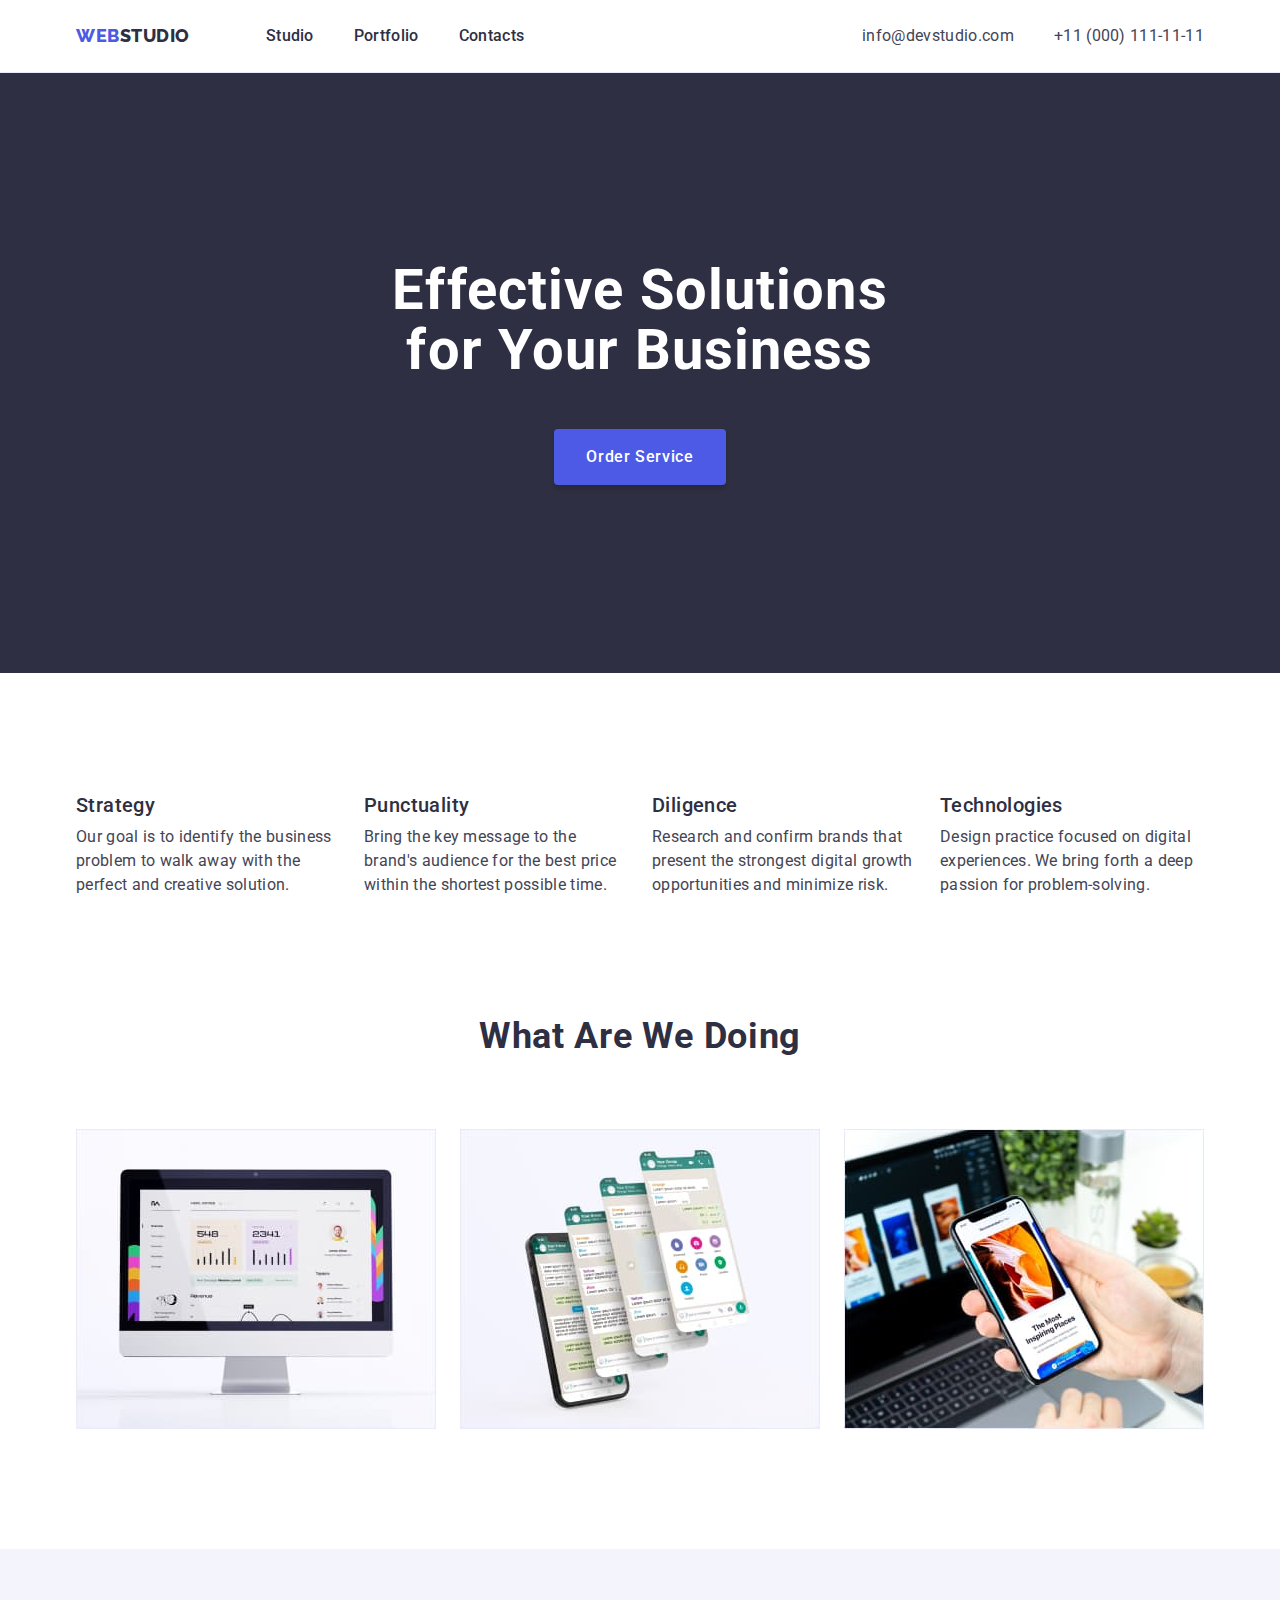
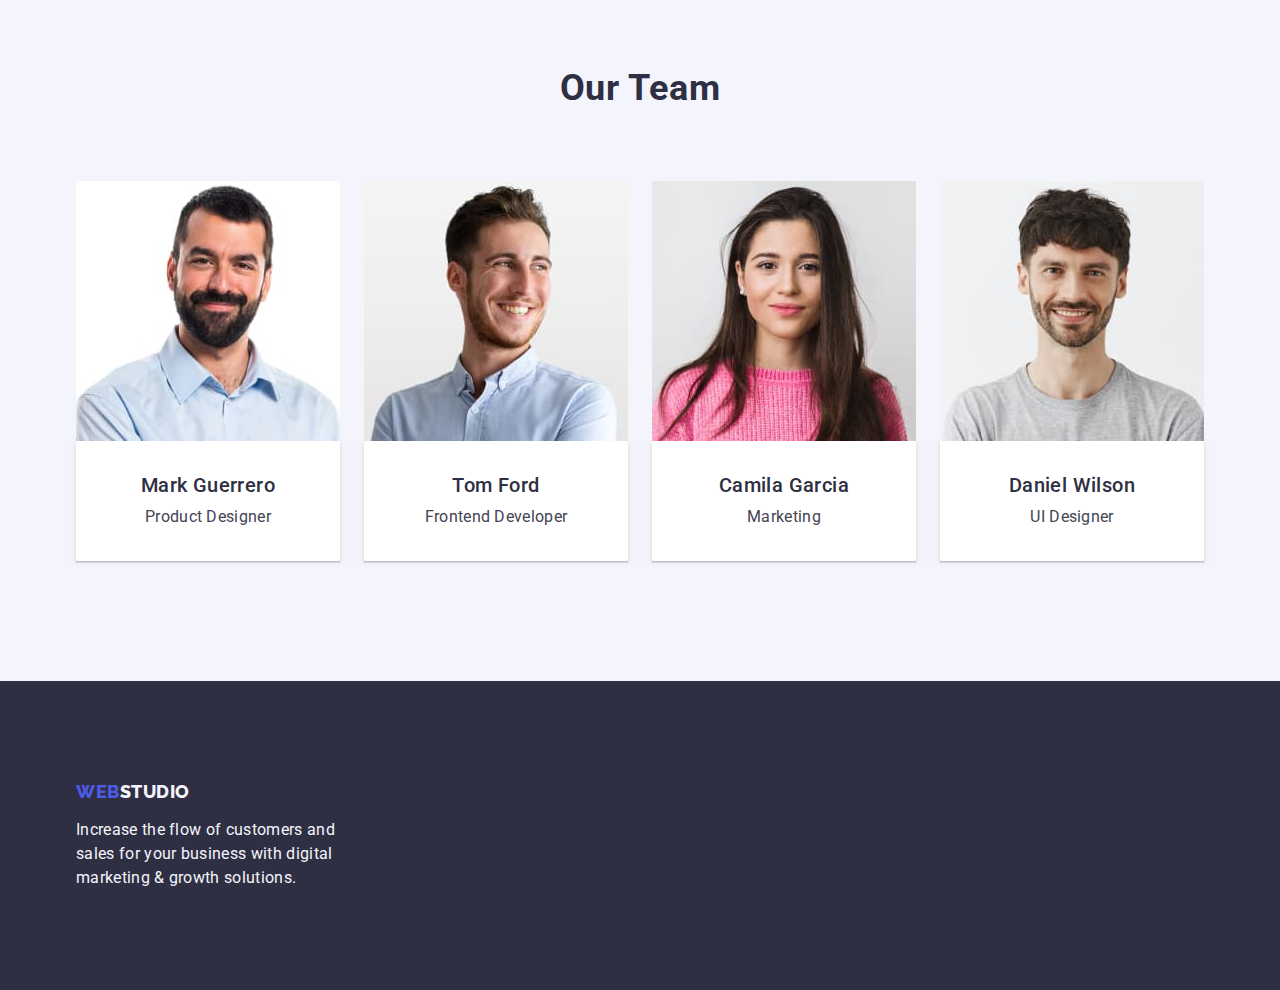
<file: index.html>
<!DOCTYPE html>
<html lang="en">
  <head>
    <meta charset="UTF-8" />
    <meta http-equiv="X-UA-Compatible" content="IE=edge" />
    <meta name="viewport" content="width=device-width, initial-scale=1.0" />
    <title>WebStudio</title>
    <link rel="preconnect" href="https://fonts.googleapis.com" />
    <link rel="preconnect" href="https://fonts.gstatic.com" crossorigin />
    <link
      href="https://fonts.googleapis.com/css2?family=Raleway:wght@800&family=Roboto:wght@400;500;700;900&display=swap"
      rel="stylesheet"
    />
    <link
      rel="stylesheet"
      href="https://cdn.jsdelivr.net/npm/modern-normalize@1.1.0/modern-normalize.min.css"
    />
    <link rel="stylesheet" href="./css/styles.css" />
  </head>
  <body>
    <!-- HEADER -->
    <header class="page-header">
      <div class="container page-header-container">
        <nav class="page-nav">
          <a class="logo link" href="./index.html"
            >Web<span class="accent">Studio</span></a
          >
          <ul class="menu list">
            <li class="menu-item">
              <a class="menu-link link" href="./index.html">Studio</a>
            </li>
            <li class="menu-item">
              <a class="menu-link link" href="./portfolio.html">Portfolio</a>
            </li>
            <li class="menu-item">
              <a class="menu-link link" href="">Contacts</a>
            </li>
          </ul>
        </nav>
        <address class="contact">
          <ul class="contact-list list">
            <li class="contact-item">
              <a class="contact-link link" href="mailto:info@devstudio.com"
                >info@devstudio.com</a
              >
            </li>
            <li class="contact-item">
              <a class="contact-link link" href="tel:+110001111111"
                >+11 (000) 111-11-11</a
              >
            </li>
          </ul>
        </address>
      </div>
    </header>
    <main>
      <!-- HERO -->
      <section class="hero">
        <div class="container hero-container">
          <h1 class="main-title">Effective Solutions for Your Business</h1>
          <button class="modal-btn" type="button">Order Service</button>
        </div>
      </section>
      <!-- FEATURES -->
      <section class="features">
        <div class="container features-container">
          <h2 class="features-title title visually-hidden">Features</h2>
          <ul class="features-list list">
            <li class="features-item">
              <h3 class="features-subtitle subtitle">Strategy</h3>
              <p class="features-desc desc">
                Our goal is to identify the business problem to walk away with
                the perfect and creative solution.
              </p>
            </li>
            <li class="features-item">
              <h3 class="features-subtitle subtitle">Punctuality</h3>
              <p class="features-desc desc">
                Bring the key message to the brand's audience for the best price
                within the shortest possible time.
              </p>
            </li>
            <li class="features-item">
              <h3 class="features-subtitle subtitle">Diligence</h3>
              <p class="features-desc desc">
                Research and confirm brands that present the strongest digital
                growth opportunities and minimize risk.
              </p>
            </li>
            <li class="features-item">
              <h3 class="features-subtitle subtitle">Technologies</h3>
              <p class="features-desc desc">
                Design practice focused on digital experiences. We bring forth a
                deep passion for problem-solving.
              </p>
            </li>
          </ul>
        </div>
      </section>
      <!-- ABOUT -->
      <section class="about">
        <div class="container">
          <h2 class="about-title title">What are we doing</h2>
          <ul class="about-list list">
            <li class="about-item">
              <img
                class="about-img"
                src="./images/gallery/monitor.jpg"
                alt="Monitor"
                width="360"
                height="300"
              />
            </li>
            <li class="about-item">
              <img
                class="about-img"
                src="./images/gallery/phone.jpg"
                alt="Phone"
                width="360"
                height="300"
              />
            </li>
            <li class="about-item">
              <img
                class="about-img"
                src="./images/gallery/hand_phone.jpg"
                alt="Hand holding the phone"
                width="360"
                height="300"
              />
            </li>
          </ul>
        </div>
      </section>
      <!-- OUR TEAM -->
      <section class="team-section section">
        <div class="container">
          <h2 class="team-title title">Our Team</h2>
          <ul class="team-list list">
            <li class="team-item">
              <img
                class="team-img"
                src="./images/employees/mark_guerrero.jpg"
                alt="Employee's photo"
                width="264"
                height="260"
              />
              <div class="team-card-text">
                <h3 class="team-subtitle subtitle">Mark Guerrero</h3>
                <p class="team-desc desc">Product Designer</p>
              </div>
            </li>
            <li class="team-item">
              <img
                class="team-img"
                src="./images/employees/tom_ford.jpg"
                alt="Employee's photo"
                width="264"
                height="260"
              />
              <div class="team-card-text">
                <h3 class="team-subtitle subtitle">Tom Ford</h3>
                <p class="team-desc desc">Frontend Developer</p>
              </div>
            </li>
            <li class="team-item">
              <img
                class="team-img"
                src="./images/employees/camila_garcia.jpg"
                alt="Employee's photo"
                width="264"
                height="260"
              />
              <div class="team-card-text">
                <h3 class="team-subtitle subtitle">Camila Garcia</h3>
                <p class="team-desc desc">Marketing</p>
              </div>
            </li>
            <li class="team-item">
              <img
                class="team-img"
                src="./images/employees/daniel_wilson.jpg"
                alt="Employee's photo"
                width="264"
                height="260"
              />
              <div class="team-card-text">
                <h3 class="team-subtitle subtitle">Daniel Wilson</h3>
                <p class="team-desc desc">UI Designer</p>
              </div>
            </li>
          </ul>
        </div>
      </section>
    </main>
    <!-- FOOTER -->
    <footer class="footer">
      <div class="container">
        <a class="logo link logo-link" href="./index.html"
          >Web<span class="accent-light">Studio</span>
        </a>
        <p class="footer-desc desc desc-light">
          Increase the flow of customers and sales for your business with
          digital marketing & growth solutions.
        </p>
      </div>
    </footer>
  </body>
</html>
</file>
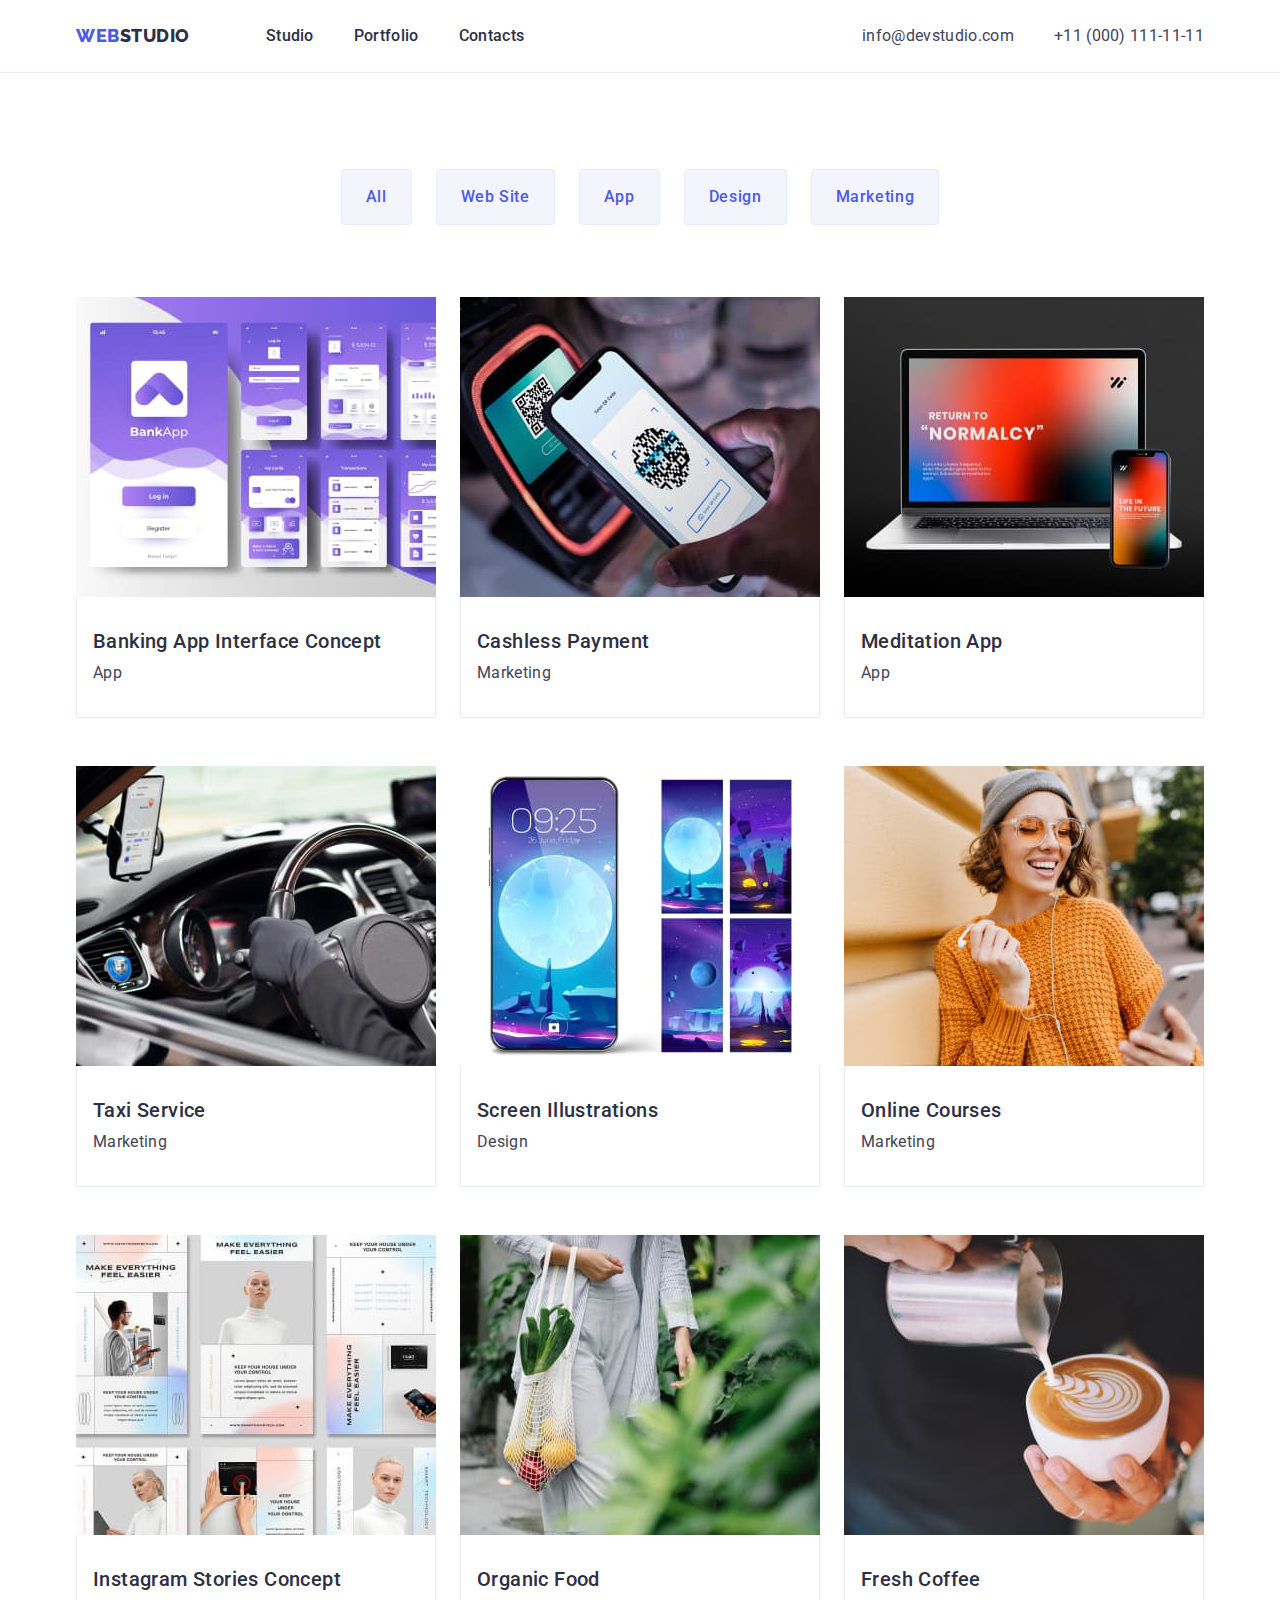
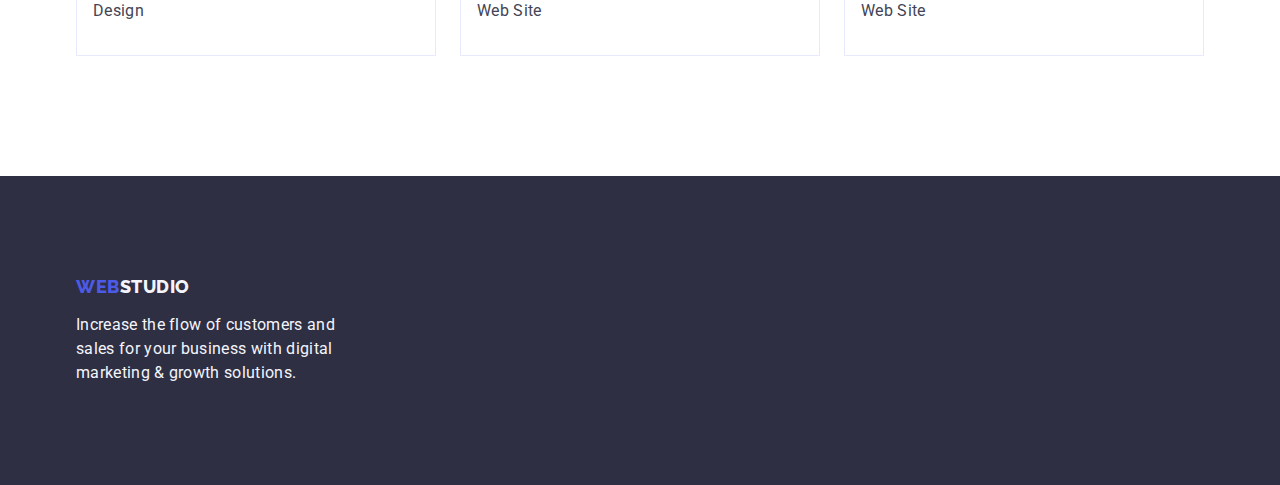
<file: portfolio.html>
<!DOCTYPE html>
<html lang="en">
  <head>
    <meta charset="UTF-8" />
    <meta http-equiv="X-UA-Compatible" content="IE=edge" />
    <meta name="viewport" content="width=device-width, initial-scale=1.0" />
    <title>Portfolio</title>
    <link rel="preconnect" href="https://fonts.googleapis.com" />
    <link rel="preconnect" href="https://fonts.gstatic.com" crossorigin />
    <link
      href="https://fonts.googleapis.com/css2?family=Raleway:wght@800&family=Roboto:wght@400;500;700;900&display=swap"
      rel="stylesheet"
    />
    <link
      rel="stylesheet"
      href="https://cdn.jsdelivr.net/npm/modern-normalize@1.1.0/modern-normalize.min.css"
    />
    <link rel="stylesheet" href="./css/styles.css" />
  </head>
  <body>
    <!-- HEADER -->
    <header class="page-header">
      <div class="container page-header-container">
        <nav class="page-nav">
          <a class="logo link" href="./portfolio.html"
            >Web<span class="accent">Studio</span></a
          >
          <ul class="menu list">
            <li class="menu-item">
              <a class="menu-link link" href="./index.html">Studio</a>
            </li>
            <li class="menu-item">
              <a class="menu-link link" href="./portfolio.html">Portfolio</a>
            </li>
            <li class="menu-item">
              <a class="menu-link link" href="">Contacts</a>
            </li>
          </ul>
        </nav>
        <address class="contact">
          <ul class="contact-list list">
            <li class="contact-item">
              <a class="contact-link link" href="mailto:info@devstudio.com"
                >info@devstudio.com</a
              >
            </li>
            <li class="contact-item">
              <a class="contact-link link" href="tel:+110001111111"
                >+11 (000) 111-11-11</a
              >
            </li>
          </ul>
        </address>
      </div>
    </header>
    <main>
      <!-- SERVICES -->
      <section class="services">
        <div class="container">
          <h1 class="visually-hidden">Filters</h1>
          <ul class="filters-list list">
            <li class="filters-item">
              <button class="modal-btn-light modal-btn" type="button">
                All
              </button>
            </li>
            <li class="filters-item">
              <button class="modal-btn-light modal-btn" type="button">
                Web Site
              </button>
            </li>
            <li class="filters-item">
              <button class="modal-btn-light modal-btn" type="button">
                App
              </button>
            </li>
            <li class="filters-item">
              <button class="modal-btn-light modal-btn" type="button">
                Design
              </button>
            </li>
            <li class="filters-item">
              <button class="modal-btn-light modal-btn" type="button">
                Marketing
              </button>
            </li>
          </ul>
          <ul class="apps-list list">
            <li class="apps-item">
              <a class="apps-link link" href="">
                <img
                  class="apps-img"
                  src="./images/potrfolio_page/banking_app.jpg"
                  alt="banking app"
                  width="360"
                  height="300"
                />
                <div class="apps-text-content">
                  <h2 class="apps-subtitle subtitle">
                    Banking App Interface Concept
                  </h2>
                  <p class="apps-desc desc">App</p>
                </div>
              </a>
            </li>
            <li class="apps-item">
              <a class="apps-link link" href="">
                <img
                  class="apps-img"
                  src="./images/potrfolio_page/cashless_payment.jpg"
                  alt="cashless payment"
                  width="360"
                  height="300"
                />
                <div class="apps-text-content">
                  <h2 class="apps-subtitle subtitle">Cashless Payment</h2>
                  <p class="apps-desc desc">Marketing</p>
                </div>
              </a>
            </li>
            <li class="apps-item">
              <a class="apps-link link" href="">
                <img
                  class="apps-img"
                  src="./images/potrfolio_page/meditation_app.jpg"
                  alt="meditation app"
                  width="360"
                  height="300"
                />
                <div class="apps-text-content">
                  <h2 class="apps-subtitle subtitle">Meditation App</h2>
                  <p class="apps-desc desc">App</p>
                </div>
              </a>
            </li>
            <li class="apps-item">
              <a class="apps-link link" href="">
                <img
                  class="apps-img"
                  src="./images/potrfolio_page/taxi_service.jpg"
                  alt="taxi"
                  width="360"
                  height="300"
                />
                <div class="apps-text-content">
                  <h2 class="apps-subtitle subtitle">Taxi Service</h2>
                  <p class="apps-desc desc">Marketing</p>
                </div>
              </a>
            </li>
            <li class="apps-item">
              <a class="apps-link link" href="">
                <img
                  class="apps-img"
                  src="./images/potrfolio_page/screen_illustrations.jpg"
                  alt="wallpapers"
                  width="360"
                  height="300"
                />
                <div class="apps-text-content">
                  <h2 class="apps-subtitle subtitle">Screen Illustrations</h2>
                  <p class="apps-desc desc">Design</p>
                </div>
              </a>
            </li>
            <li class="apps-item">
              <a class="apps-link link" href="">
                <img
                  class="apps-img"
                  src="./images/potrfolio_page/online_courses.jpg"
                  alt="smiling girl"
                  width="360"
                  height="300"
                />
                <div class="apps-text-content">
                  <h2 class="apps-subtitle subtitle">Online Courses</h2>
                  <p class="apps-desc desc">Marketing</p>
                </div>
              </a>
            </li>
            <li class="apps-item">
              <a class="apps-link link" href="">
                <img
                  class="apps-img"
                  src="./images/potrfolio_page/insta_stories_concept.jpg"
                  alt="instagram stories concept"
                  width="360"
                  height="300"
                />
                <div class="apps-text-content">
                  <h2 class="apps-subtitle subtitle">
                    Instagram Stories Concept
                  </h2>
                  <p class="apps-desc desc">Design</p>
                </div>
              </a>
            </li>
            <li class="apps-item">
              <a class="apps-link link" href="">
                <img
                  class="apps-img"
                  src="./images/potrfolio_page/organic_food.jpg"
                  alt="a bag with products"
                  width="360"
                  height="300"
                />
                <div class="apps-text-content">
                  <h2 class="apps-subtitle subtitle">Organic Food</h2>
                  <p class="apps-desc desc">Web Site</p>
                </div>
              </a>
            </li>
            <li class="apps-item">
              <a class="apps-link link" href="">
                <img
                  class="apps-img"
                  src="./images/potrfolio_page/fresh_coffee.jpg"
                  alt="a cup of coffee"
                  width="360"
                  height="300"
                />
                <div class="apps-text-content">
                  <h2 class="apps-subtitle subtitle">Fresh Coffee</h2>
                  <p class="apps-desc desc">Web Site</p>
                </div>
              </a>
            </li>
          </ul>
        </div>
      </section>
    </main>
    <!-- FOOTER -->
    <footer class="footer">
      <div class="container">
        <a class="logo link logo-link" href="./portfolio.html"
          >Web<span class="accent-light">Studio</span>
        </a>
        <p class="footer-desc desc desc-light">
          Increase the flow of customers and sales for your business with
          digital marketing & growth solutions.
        </p>
      </div>
    </footer>
  </body>
</html>
</file>
<file: css/styles.css>
:root {
  --accent-color: #404bbf;
  --primary-white-color: #ffffff;
  --secondary-white-color: #f4f4fd;
  --accent-light-color: #e7e9fc;
  --primary-brand-color: #4d5ae5;
  --body-main-color: #434455;
  --text-main-color: #2e2f42;

  --card-set-gap-left: 24px;
  --card-set-gap-top: 48px;
}

h1,
h2,
h3,
h4,
p {
  margin-top: 0;
  margin-bottom: 0;
}

ul,
ol {
  margin-top: 0;
  margin-bottom: 0;
  padding-left: 0;
}

img {
  display: block;
  max-width: 100%;
  height: auto;
}

button {
  cursor: pointer;
}

.list {
  list-style: none;
}

.link {
  text-decoration: none;
}

body {
  font-family: 'Roboto', sans-serif;
  color: var(--body-main-color);
  background-color: var(--primary-white-color);
}

.container {
  width: 1158px;
  margin-left: auto;
  margin-right: auto;
  padding-left: 15px;
  padding-right: 15px;
}

/* ==================== COMPONENTS ==================== */

.visually-hidden {
  position: absolute;
  width: 1px;
  height: 1px;
  margin: -1px;
  border: 0;
  padding: 0;

  white-space: nowrap;
  clip-path: inset(100%);
  clip: rect(0 0 0 0);
  overflow: hidden;
}

.modal-btn {
  font-weight: 500;
  font-size: 16px;
  line-height: 1.5;
  letter-spacing: 0.04em;
  background-color: var(--primary-brand-color);
  color: var(--primary-white-color);
  font-family: inherit;

  padding: 16px 32px;
  box-shadow: 0px 4px 4px rgba(0, 0, 0, 0.15);
  border-radius: 4px;

  min-width: 169px;
  height: 56px;
  border: none;
}

.modal-btn:hover,
.modal-btn:focus {
  background-color: var(--accent-color);
}

.modal-btn-light {
  background-color: var(--secondary-white-color);
  color: var(--primary-brand-color);
  border: 1px solid var(--accent-light-color);
  box-shadow: none;
  min-width: 69px;
  padding: 12px 24px;
}
.modal-btn-light:hover,
.modal-btn-light:focus {
  background-color: var(--accent-color);
  color: var(--primary-white-color);
  border: 1px solid transparent;
}

.title {
  font-weight: 700;
  font-size: 36px;
  line-height: 1.11;
  letter-spacing: 0.02em;
  text-transform: capitalize;
  text-align: center;
  color: var(--text-main-color);

  margin-bottom: 72px;
}

.subtitle {
  font-weight: 500;
  font-size: 20px;
  line-height: 1.2;
  letter-spacing: 0.02em;
  color: var(--text-main-color);

  margin-bottom: 8px;
}

.desc {
  font-size: 16px;
  line-height: 1.5;
  letter-spacing: 0.02em;
  width: 264px;
}

.section {
  padding-top: 120px;
  padding-bottom: 120px;
}
/* ==================== /COMPONENTS ==================== */

/* ==================== HEADER ==================== */

.page-header {
  border-bottom: 1px solid var(--accent-light-color);
}
.page-header-container {
  display: flex;
  align-items: center;
  justify-content: space-between;
}

.page-nav {
  display: flex;
  align-items: center;
}

.menu {
  display: flex;
  align-items: center;

}

.contact-list {
  display: flex;
  align-items: center;
}

.contact-item:not(:last-child) {
  margin-right: 40px;
}

.logo {
  font-family: 'Raleway', sans-serif;
  font-weight: 800;
  font-size: 18px;
  line-height: 1.17;
  letter-spacing: 0.03em;
  text-transform: uppercase;
  color: var(--primary-brand-color);
  margin-right: 76px;
}

.accent {
  color: var(--text-main-color);
}

.menu-item:not(:last-child) {
  margin-right: 40px;
}

.menu-link {
  font-weight: 500;
  font-size: 16px;
  line-height: 1.5;
  letter-spacing: 0.02em;
  color: var(--text-main-color);
    padding-top: 24px;
  padding-bottom: 24px;
  display: inline-block;
}

.menu-link:hover,
.menu-link:focus {
  color: var(--accent-color);
}

.contact {
  font-style: normal;
}

.contact-link {
  font-weight: 400;
  font-size: 16px;
  line-height: 1.5;
  letter-spacing: 0.02em;
  color: var(--body-main-color);
}

.contact-link:hover,
.contact-link:focus {
  color: var(--accent-color);
}

/* ==================== /HEADER ==================== */

/* ==================== HERO ==================== */

.hero-container {
  display: flex;
  flex-direction: column;
  justify-content: center;
  align-items: center;
}

.hero {
  background-color: var(--text-main-color);
  padding-top: 188px;
  padding-bottom: 188px;
}

.main-title {
  font-weight: 700;
  font-size: 56px;
  line-height: 1.07;
  letter-spacing: 0.02em;
  width: 496px;
  text-align: center;
  color: var(--primary-white-color);

  max-width: 496px;
  margin-bottom: 48px;
}

/* ==================== /HERO ==================== */

/* ==================== FEATURES ==================== */


.features {
  padding-top: 120px;
  padding-bottom: 120px;
}

.features-list {
  display: flex;
  gap: 24px;
}

.features-item {
  flex-basis: calc((100% - 3 * 24px) / 4);
}

/* ==================== /FEATURES ==================== */

/* ==================== ABOUT ==================== */

.about {
  padding-bottom: 120px;
}

.about-title {
  text-align: center;
}

.about-list {
  display: flex;
  flex-wrap: wrap;
  gap: 24px;
}

.about-item {
  flex-basis: calc((100% - 3 * 16px) / 3))
}

/* ==================== /ABOUT ==================== */

/* ==================== OUR TEAM ==================== */

.team-section {
  background-color: var(--secondary-white-color);
}

.team-list {
  display: flex;
  flex-wrap: wrap;
  gap: 24px;
  padding-left: 0;
}

.team-item {
  background-color: var(--primary-white-color);
  width: calc((100% - 72px) / 4); 
  border-radius: 0px 0px 4px 4px;
}

.team-card-text {
  padding: 32px 16px;
  display: flex;
  flex-direction: column;
  justify-content: center;
  align-items: center;

  box-shadow: 0px 1px 6px rgba(46, 47, 66, 0.08),
    0px 1px 1px rgba(46, 47, 66, 0.16), 0px 2px 1px rgba(46, 47, 66, 0.08);


}

.team-subtitle {
 text-align: center;
 
}

.team-desc {
  text-align: center;
}

/* ==================== OUR TEAM ==================== */

/* ==================== FOOTER ==================== */

.footer {
  background-color: var(--text-main-color);
  padding-top: 100px;
  padding-bottom: 100px;
}

.accent-light {
  color: var(--secondary-white-color);
}

.desc-light {
  color: var(--secondary-white-color);
}

.logo-link {
  display: inline-block;
  margin-bottom: 16px;
  margin-right: 0;
}

/* ==================== /FOOTER ==================== */

/* ==================== SERVICES ==================== */
.services {
  padding-top: 96px;
  padding-bottom: 120px;
}

.filters-list {
  display: flex;
  justify-content: center;
  gap: 24px;
  margin-bottom: 72px;
}

.apps-list {
  display: flex;
  flex-wrap: wrap;
  column-gap: 24px;
  row-gap: 48px;
}

.apps-item {
  width: calc((100% - 48px) / 3);
}

.apps-desc {
  color: var(--body-main-color);
  width: auto;
}

.apps-text-content {
  border: 1px solid var(--accent-light-color);
  border-top: none;
  padding: 32px 16px;
}

/* ==================== /SERVICES ==================== */
</file>
